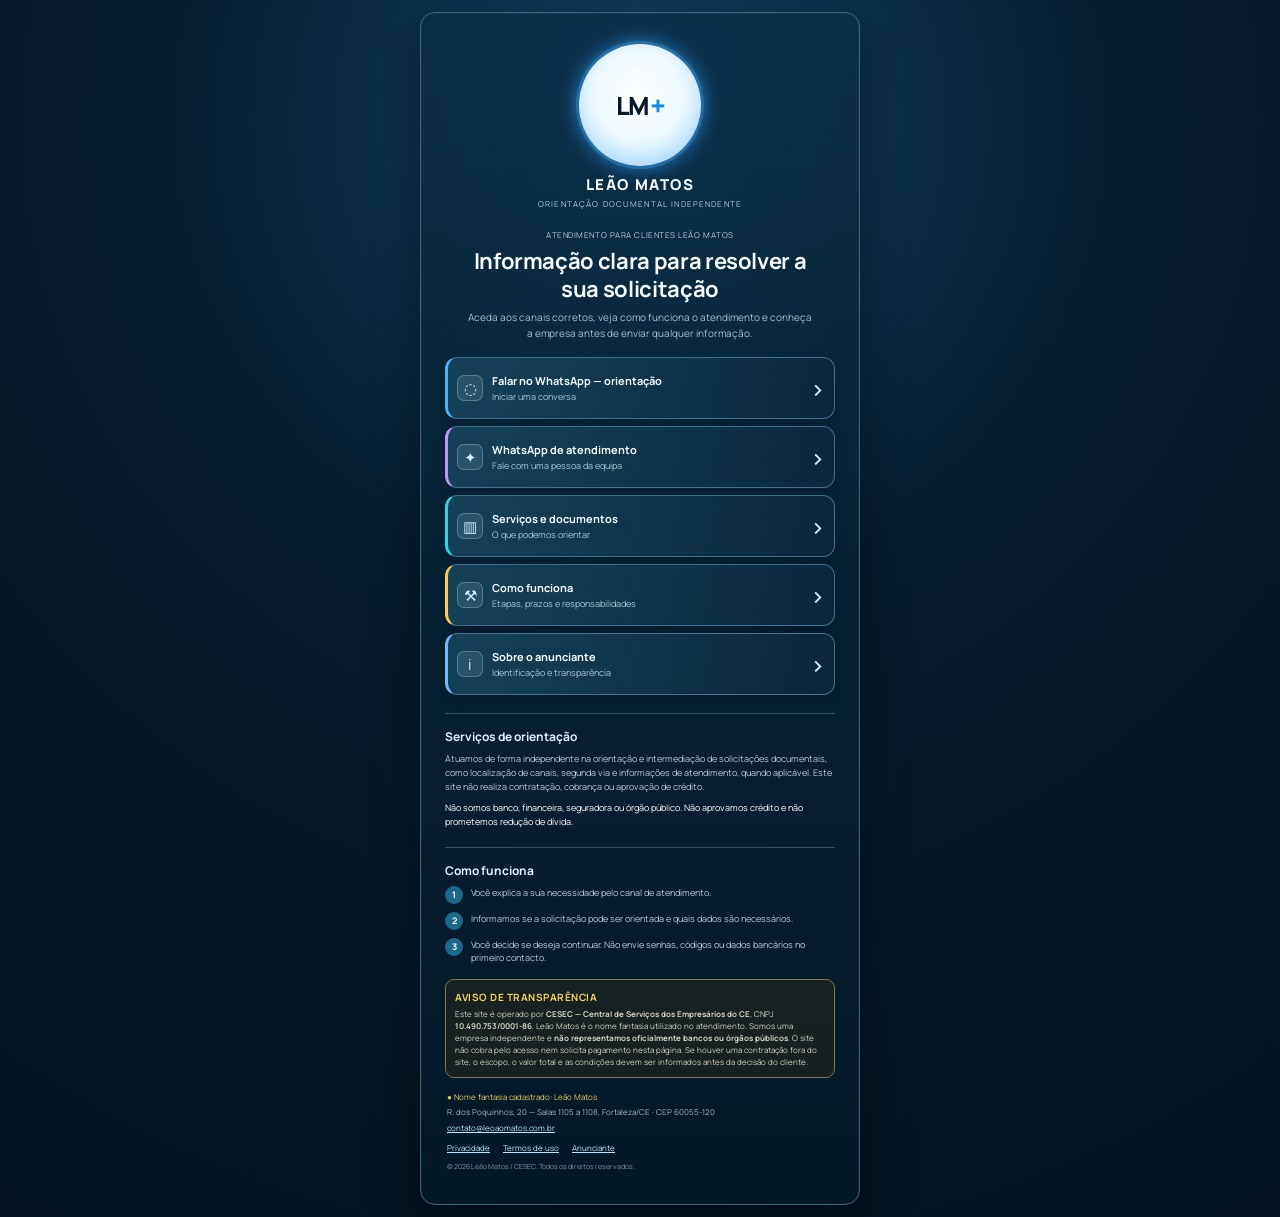
<file: index.html>
<!doctype html>
<html lang="pt-BR">
<head>
  <meta charset="utf-8">
  <meta name="viewport" content="width=device-width, initial-scale=1, viewport-fit=cover">
  <title>Leão Matos | Atendimento e orientação documental</title>
  <meta name="description" content="Orientação independente para clientes que precisam localizar documentos, boletos e informações de atendimento. Conheça o anunciante antes de falar conosco.">
  <meta name="robots" content="index,follow">
  <link rel="canonical" href="https://leaomantos.onrender.com/">
  <meta name="theme-color" content="#061a2c">
  <meta property="og:title" content="Leão Matos | Atendimento e orientação documental">
  <meta property="og:description" content="Orientação independente, informações claras e atendimento humano.">
  <meta property="og:type" content="website">
  <meta property="og:locale" content="pt_BR">
  <meta property="og:url" content="https://leaomantos.onrender.com/">
  <link rel="icon" href="data:image/svg+xml,%3Csvg xmlns='http://www.w3.org/2000/svg' viewBox='0 0 100 100'%3E%3Ccircle cx='50' cy='50' r='46' fill='%23f7fbff'/%3E%3Ctext x='50' y='57' text-anchor='middle' font-family='Arial' font-size='28' font-weight='800' fill='%2307182d'%3ELM%3C/text%3E%3C/svg%3E">
  <link rel="stylesheet" href="styles.css">
  <script type="application/ld+json">
  {
    "@context":"https://schema.org",
    "@type":"ProfessionalService",
    "name":"Leão Matos / CESEC",
    "legalName":"CESEC - Central de Serviços dos Empresários do CE",
    "identifier":"10.490.753/0001-86",
    "url":"https://leaomantos.onrender.com/",
    "email":"contato@leoaomatos.com.br",
    "address":{"@type":"PostalAddress","streetAddress":"R. dos Poquinhos, 20 - Salas 1105 a 1108","addressLocality":"Fortaleza","addressRegion":"CE","postalCode":"60055-120","addressCountry":"BR"},
    "areaServed":"BR",
    "description":"Orientação e intermediação documental independente, sem vínculo societário com bancos."
  }
  </script>

  <!-- Google tag (gtag.js) -->
  <script async src="https://www.googletagmanager.com/gtag/js?id=G-2F3N7WDVNZ"></script>
  <script>
    window.dataLayer = window.dataLayer || [];
    function gtag(){dataLayer.push(arguments);}
    gtag('js', new Date());
    gtag('config', 'G-2F3N7WDVNZ');
  </script>
  <!-- Google Tag Manager -->
  <script>(function(w,d,s,l,i){w[l]=w[l]||[];w[l].push({'gtm.start':
  new Date().getTime(),event:'gtm.js'});var f=d.getElementsByTagName(s)[0],
  j=d.createElement(s),dl=l!='dataLayer'?'&l='+l:'';j.async=true;j.src=
  'https://www.googletagmanager.com/gtm.js?id='+i+dl;f.parentNode.insertBefore(j,f);
  })(window,document,'script','dataLayer','GTM-M54FVN9T');</script>
  <!-- End Google Tag Manager -->
  <!-- Event snippet for Contato conversion -->
  <script>
    function gtag_report_conversion(url) {
      var callback = function () {
        if (typeof(url) != 'undefined') {
          window.location = url;
        }
      };
      if (typeof window.gtag === 'function') {
        window.gtag('event', 'conversion', {
          'send_to': 'AW-18499128051/6b9ACOH5uZQdEPOVifVE',
          'value': 1.0,
          'currency': 'BRL',
          'event_callback': callback
        });
        return false;
      }
      if (typeof(url) != 'undefined') window.location = url;
      return false;
    }
  </script>
</head>
<body>
  <!-- Google Tag Manager (noscript) -->
  <noscript><iframe src="https://www.googletagmanager.com/ns.html?id=GTM-M54FVN9T" height="0" width="0" style="display:none;visibility:hidden"></iframe></noscript>
  <!-- End Google Tag Manager (noscript) -->

  <main class="page-shell">
    <section class="card" aria-labelledby="page-title">
      <header class="brand-block whatsapp-cta" data-whatsapp="true" data-conversion="whatsapp_click" data-whatsapp-message="Olá, Gostaria de solicitar atendimento Leão Matos" role="link" tabindex="0" aria-label="Falar com Leão Matos pelo WhatsApp">
        <div class="brand-mark" aria-label="Logótipo Leão Matos">LM<span>+</span></div>
        <div class="brand-name">LEÃO MATOS</div>
        <div class="brand-subtitle">ORIENTAÇÃO DOCUMENTAL INDEPENDENTE</div>
      </header>

      <p class="eyebrow">ATENDIMENTO PARA CLIENTES LEÃO MATOS</p>
      <h1 id="page-title">Informação clara para resolver a sua solicitação</h1>
      <p class="intro">Aceda aos canais corretos, veja como funciona o atendimento e conheça a empresa antes de enviar qualquer informação.</p>

      <nav class="action-list" aria-label="Canais e informações">
        <a class="action action-blue whatsapp-cta" data-conversion="whatsapp_click" data-whatsapp="true" href="https://wa.me/551167147042?text=Ol%C3%A1%2C%20Gostaria%20de%20solicitar%20atendimento%20Le%C3%A3o%20Matos" target="_blank" rel="noopener noreferrer">
          <span class="action-icon">◌</span><span class="action-copy"><strong>Falar no WhatsApp — orientação</strong><small>Iniciar uma conversa</small></span><span class="chevron">›</span>
        </a>
        <a class="action action-violet whatsapp-cta" data-conversion="whatsapp_click" data-whatsapp="true" href="https://wa.me/551167147042?text=Ol%C3%A1%2C%20Gostaria%20de%20solicitar%20atendimento%20Le%C3%A3o%20Matos" target="_blank" rel="noopener noreferrer">
          <span class="action-icon">✦</span><span class="action-copy"><strong>WhatsApp de atendimento</strong><small>Fale com uma pessoa da equipa</small></span><span class="chevron">›</span>
        </a>
        <a class="action action-cyan whatsapp-cta" data-whatsapp="true" data-conversion="whatsapp_click" href="https://wa.me/551167147042?text=Ol%C3%A1%2C%20Gostaria%20de%20solicitar%20atendimento%20Le%C3%A3o%20Matos" target="_blank" rel="noopener noreferrer">
          <span class="action-icon">▥</span><span class="action-copy"><strong>Serviços e documentos</strong><small>O que podemos orientar</small></span><span class="chevron">›</span>
        </a>
        <a class="action action-amber whatsapp-cta" data-whatsapp="true" data-conversion="whatsapp_click" href="https://wa.me/551167147042?text=Ol%C3%A1%2C%20Gostaria%20de%20solicitar%20atendimento%20Le%C3%A3o%20Matos" target="_blank" rel="noopener noreferrer">
          <span class="action-icon">⚒</span><span class="action-copy"><strong>Como funciona</strong><small>Etapas, prazos e responsabilidades</small></span><span class="chevron">›</span>
        </a>
        <a class="action action-sky" href="anunciante.html">
          <span class="action-icon">i</span><span class="action-copy"><strong>Sobre o anunciante</strong><small>Identificação e transparência</small></span><span class="chevron">›</span>
        </a>
      </nav>

      <section id="servicos" class="info-panel">
        <h2>Serviços de orientação</h2>
        <p>Atuamos de forma independente na orientação e intermediação de solicitações documentais, como localização de canais, segunda via e informações de atendimento, quando aplicável. Este site não realiza contratação, cobrança ou aprovação de crédito.</p>
        <p class="strong-note">Não somos banco, financeira, seguradora ou órgão público. Não aprovamos crédito e não prometemos redução de dívida.</p>
      </section>

      <section id="como-funciona" class="steps-panel">
        <h2>Como funciona</h2>
        <ol>
          <li><b>1</b><span>Você explica a sua necessidade pelo canal de atendimento.</span></li>
          <li><b>2</b><span>Informamos se a solicitação pode ser orientada e quais dados são necessários.</span></li>
          <li><b>3</b><span>Você decide se deseja continuar. Não envie senhas, códigos ou dados bancários no primeiro contacto.</span></li>
        </ol>
      </section>

      <section class="transparency" aria-labelledby="transparency-title">
        <h2 id="transparency-title">AVISO DE TRANSPARÊNCIA</h2>
        <p>Este site é operado por <strong>CESEC — Central de Serviços dos Empresários do CE</strong>, CNPJ <strong>10.490.753/0001-86</strong>. Leão Matos é o nome fantasia utilizado no atendimento. Somos uma empresa independente e <strong>não representamos oficialmente bancos ou órgãos públicos</strong>. O site não cobra pelo acesso nem solicita pagamento nesta página. Se houver uma contratação fora do site, o escopo, o valor total e as condições devem ser informados antes da decisão do cliente.</p>
      </section>

      <footer class="footer">
        <p class="legal-name">● Nome fantasia cadastrado: Leão Matos</p>
        <p>R. dos Poquinhos, 20 — Salas 1105 a 1108, Fortaleza/CE · CEP 60055-120</p>
        <p><a href="mailto:contato@leoaomatos.com.br">contato@leoaomatos.com.br</a></p>
        <div class="footer-links">
          <a href="privacidade.html">Privacidade</a><a href="termos.html">Termos de uso</a><a href="anunciante.html">Anunciante</a>
        </div>
        <p class="copyright">© 2026 Leão Matos / CESEC. Todos os direitos reservados.</p>
      </footer>
    </section>
  </main>
  <script src="script.js" defer></script>
</body>
</html>
</file>
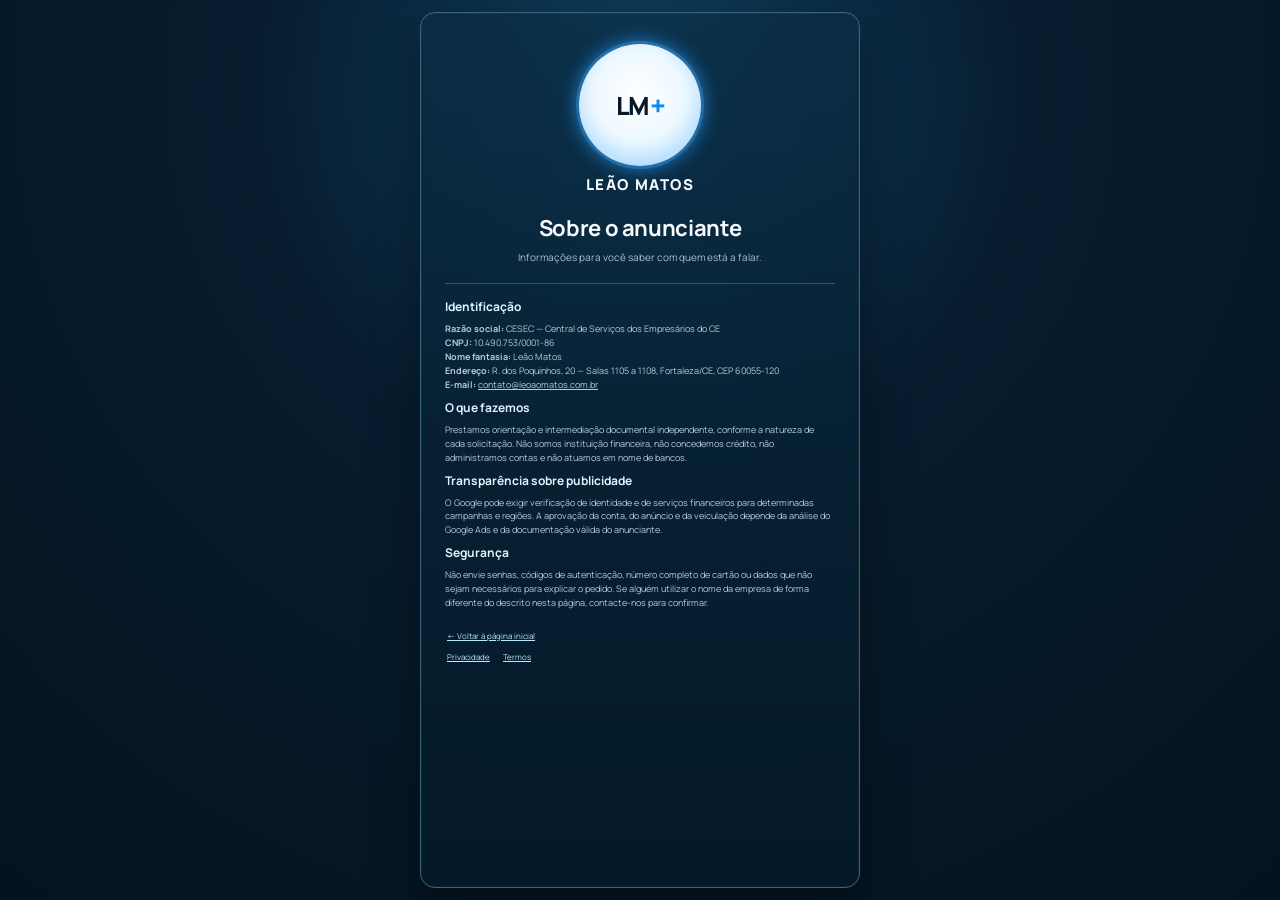
<file: anunciante.html>
<!doctype html><html lang="pt-BR"><head><meta charset="utf-8"><meta name="viewport" content="width=device-width,initial-scale=1"><title>Sobre o anunciante | Leão Matos</title><meta name="description" content="Identificação do anunciante, dados comerciais e transparência da Leão Matos / CESEC."><link rel="stylesheet" href="styles.css">
  <!-- Google tag (gtag.js) -->
  <script async src="https://www.googletagmanager.com/gtag/js?id=G-2F3N7WDVNZ"></script>
  <script>
    window.dataLayer = window.dataLayer || [];
    function gtag(){dataLayer.push(arguments);}
    gtag('js', new Date());
    gtag('config', 'G-2F3N7WDVNZ');
  </script>
  <!-- Google Tag Manager -->
  <script>(function(w,d,s,l,i){w[l]=w[l]||[];w[l].push({'gtm.start':
  new Date().getTime(),event:'gtm.js'});var f=d.getElementsByTagName(s)[0],
  j=d.createElement(s),dl=l!='dataLayer'?'&l='+l:'';j.async=true;j.src=
  'https://www.googletagmanager.com/gtm.js?id='+i+dl;f.parentNode.insertBefore(j,f);
  })(window,document,'script','dataLayer','GTM-M54FVN9T');</script>
  <!-- End Google Tag Manager -->
</head><body>
  <!-- Google Tag Manager (noscript) -->
  <noscript><iframe src="https://www.googletagmanager.com/ns.html?id=GTM-M54FVN9T" height="0" width="0" style="display:none;visibility:hidden"></iframe></noscript>
  <!-- End Google Tag Manager (noscript) -->
<main class="page-shell"><article class="card legal-page"><header class="brand-block"><div class="brand-mark">LM<span>+</span></div><div class="brand-name">LEÃO MATOS</div></header><h1>Sobre o anunciante</h1><p class="intro">Informações para você saber com quem está a falar.</p><section class="info-panel"><h2>Identificação</h2><p><strong>Razão social:</strong> CESEC — Central de Serviços dos Empresários do CE<br><strong>CNPJ:</strong> 10.490.753/0001-86<br><strong>Nome fantasia:</strong> Leão Matos<br><strong>Endereço:</strong> R. dos Poquinhos, 20 — Salas 1105 a 1108, Fortaleza/CE, CEP 60055-120<br><strong>E-mail:</strong> <a href="mailto:contato@leoaomatos.com.br">contato@leoaomatos.com.br</a></p><h2>O que fazemos</h2><p>Prestamos orientação e intermediação documental independente, conforme a natureza de cada solicitação. Não somos instituição financeira, não concedemos crédito, não administramos contas e não atuamos em nome de bancos.</p><h2>Transparência sobre publicidade</h2><p>O Google pode exigir verificação de identidade e de serviços financeiros para determinadas campanhas e regiões. A aprovação da conta, do anúncio e da veiculação depende da análise do Google Ads e da documentação válida do anunciante.</p><h2>Segurança</h2><p>Não envie senhas, códigos de autenticação, número completo de cartão ou dados que não sejam necessários para explicar o pedido. Se alguém utilizar o nome da empresa de forma diferente do descrito nesta página, contacte-nos para confirmar.</p></section><footer class="footer"><p><a href="index.html">← Voltar à página inicial</a></p><div class="footer-links"><a href="privacidade.html">Privacidade</a><a href="termos.html">Termos</a></div></footer></article></main></body></html>
</file>
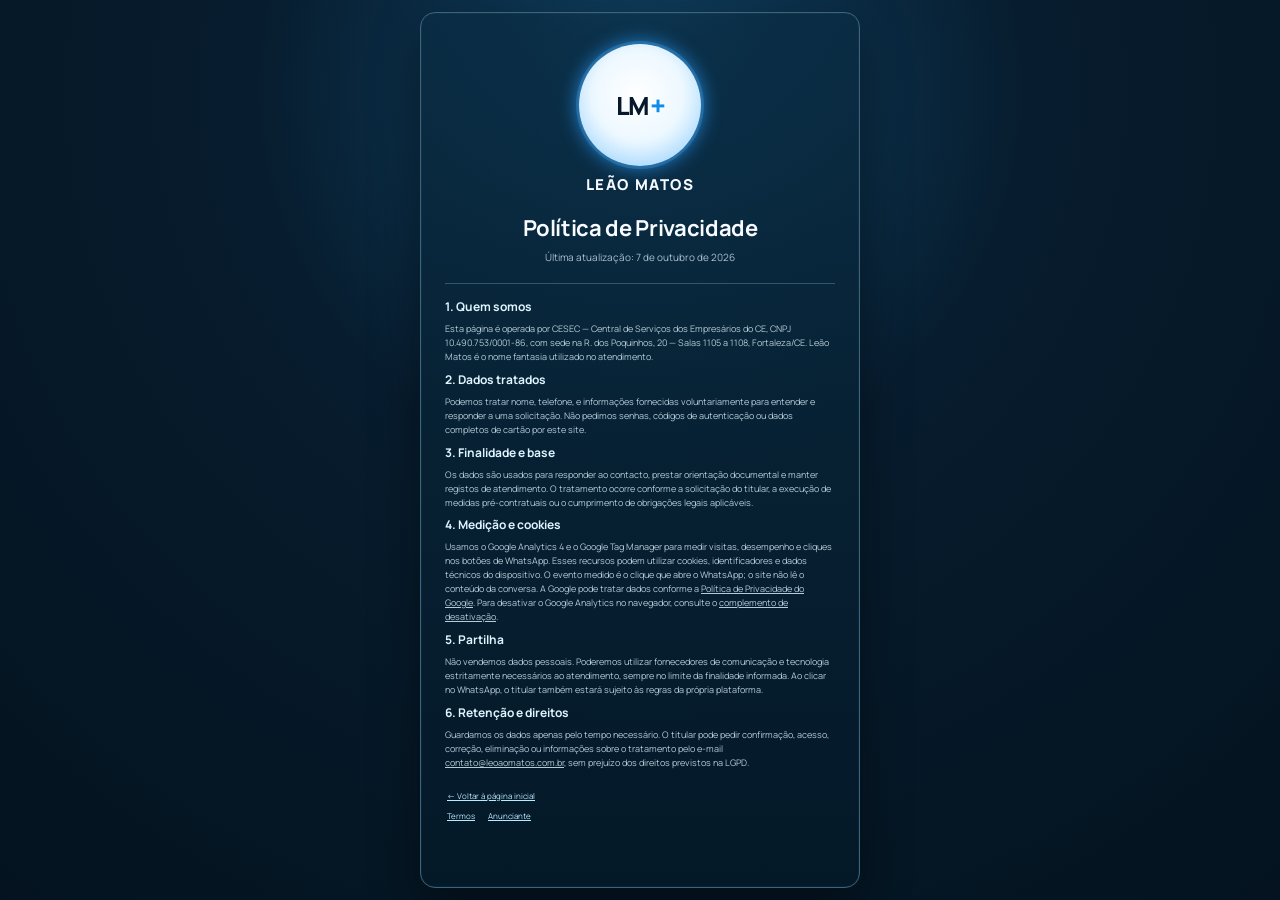
<file: privacidade.html>
<!doctype html><html lang="pt-BR"><head><meta charset="utf-8"><meta name="viewport" content="width=device-width,initial-scale=1"><title>Política de Privacidade | Leão Matos</title><meta name="description" content="Política de privacidade e tratamento de dados da Leão Matos / CESEC."><link rel="stylesheet" href="styles.css">
  <!-- Google tag (gtag.js) -->
  <script async src="https://www.googletagmanager.com/gtag/js?id=G-2F3N7WDVNZ"></script>
  <script>
    window.dataLayer = window.dataLayer || [];
    function gtag(){dataLayer.push(arguments);}
    gtag('js', new Date());
    gtag('config', 'G-2F3N7WDVNZ');
  </script>
  <!-- Google Tag Manager -->
  <script>(function(w,d,s,l,i){w[l]=w[l]||[];w[l].push({'gtm.start':
  new Date().getTime(),event:'gtm.js'});var f=d.getElementsByTagName(s)[0],
  j=d.createElement(s),dl=l!='dataLayer'?'&l='+l:'';j.async=true;j.src=
  'https://www.googletagmanager.com/gtm.js?id='+i+dl;f.parentNode.insertBefore(j,f);
  })(window,document,'script','dataLayer','GTM-M54FVN9T');</script>
  <!-- End Google Tag Manager -->
</head><body>
  <!-- Google Tag Manager (noscript) -->
  <noscript><iframe src="https://www.googletagmanager.com/ns.html?id=GTM-M54FVN9T" height="0" width="0" style="display:none;visibility:hidden"></iframe></noscript>
  <!-- End Google Tag Manager (noscript) -->
<main class="page-shell"><article class="card legal-page"><header class="brand-block"><div class="brand-mark">LM<span>+</span></div><div class="brand-name">LEÃO MATOS</div></header><h1>Política de Privacidade</h1><p class="intro">Última atualização: 7 de outubro de 2026</p><section class="info-panel"><h2>1. Quem somos</h2><p>Esta página é operada por CESEC — Central de Serviços dos Empresários do CE, CNPJ 10.490.753/0001-86, com sede na R. dos Poquinhos, 20 — Salas 1105 a 1108, Fortaleza/CE. Leão Matos é o nome fantasia utilizado no atendimento.</p><h2>2. Dados tratados</h2><p>Podemos tratar nome, telefone, e informações fornecidas voluntariamente para entender e responder a uma solicitação. Não pedimos senhas, códigos de autenticação ou dados completos de cartão por este site.</p><h2>3. Finalidade e base</h2><p>Os dados são usados para responder ao contacto, prestar orientação documental e manter registos de atendimento. O tratamento ocorre conforme a solicitação do titular, a execução de medidas pré-contratuais ou o cumprimento de obrigações legais aplicáveis.</p><h2>4. Medição e cookies</h2><p>Usamos o Google Analytics 4 e o Google Tag Manager para medir visitas, desempenho e cliques nos botões de WhatsApp. Esses recursos podem utilizar cookies, identificadores e dados técnicos do dispositivo. O evento medido é o clique que abre o WhatsApp; o site não lê o conteúdo da conversa. A Google pode tratar dados conforme a <a href="https://policies.google.com/privacy?hl=pt-BR" target="_blank" rel="noopener noreferrer">Política de Privacidade do Google</a>. Para desativar o Google Analytics no navegador, consulte o <a href="https://tools.google.com/dlpage/gaoptout?hl=pt-BR" target="_blank" rel="noopener noreferrer">complemento de desativação</a>.</p><h2>5. Partilha</h2><p>Não vendemos dados pessoais. Poderemos utilizar fornecedores de comunicação e tecnologia estritamente necessários ao atendimento, sempre no limite da finalidade informada. Ao clicar no WhatsApp, o titular também estará sujeito às regras da própria plataforma.</p><h2>6. Retenção e direitos</h2><p>Guardamos os dados apenas pelo tempo necessário. O titular pode pedir confirmação, acesso, correção, eliminação ou informações sobre o tratamento pelo e-mail <a href="mailto:contato@leoaomatos.com.br">contato@leoaomatos.com.br</a>, sem prejuízo dos direitos previstos na LGPD.</p></section><footer class="footer"><p><a href="index.html">← Voltar à página inicial</a></p><div class="footer-links"><a href="termos.html">Termos</a><a href="anunciante.html">Anunciante</a></div></footer></article></main></body></html>
</file>
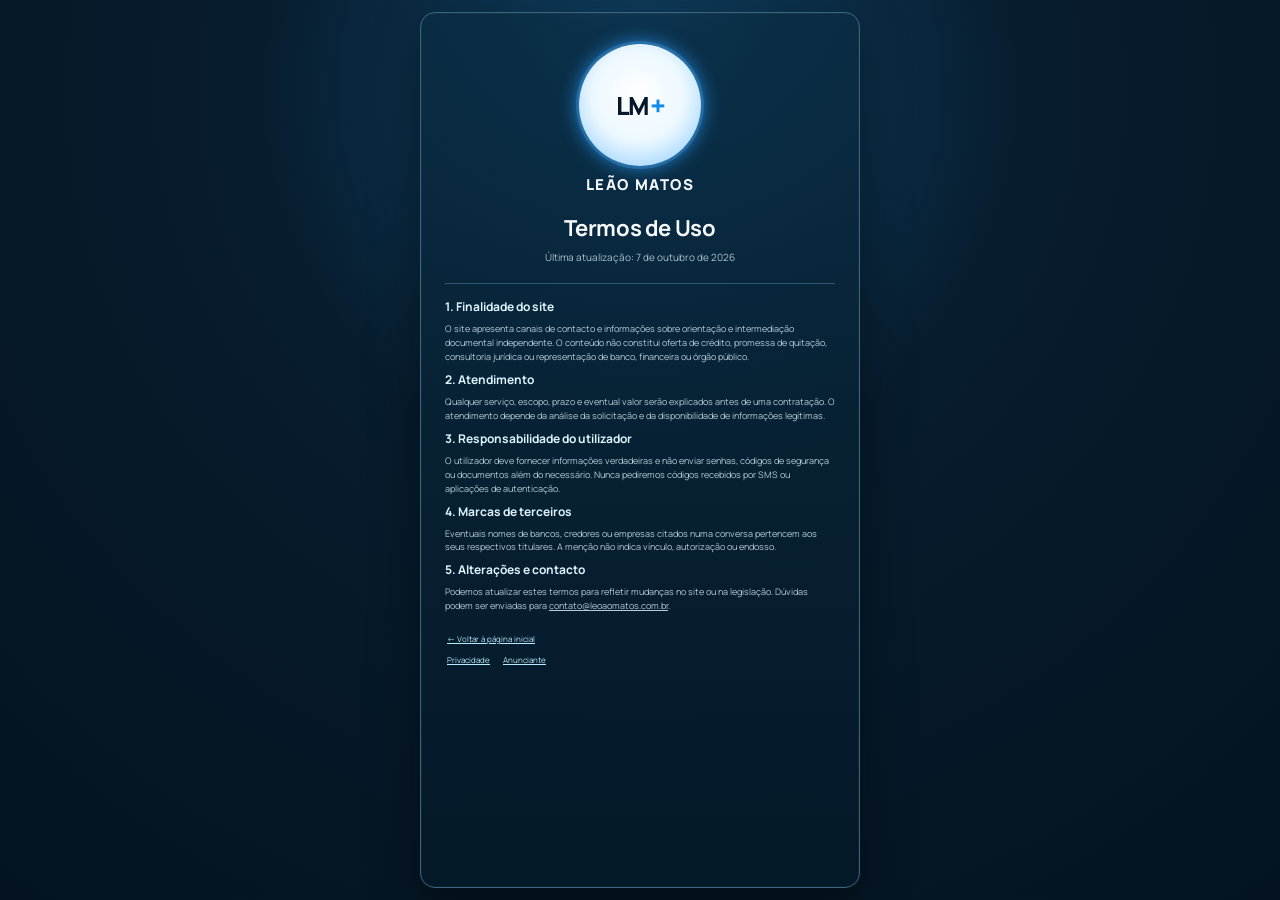
<file: termos.html>
<!doctype html><html lang="pt-BR"><head><meta charset="utf-8"><meta name="viewport" content="width=device-width,initial-scale=1"><title>Termos de Uso | Leão Matos</title><meta name="description" content="Termos de uso do site Leão Matos / CESEC."><link rel="stylesheet" href="styles.css">
  <!-- Google tag (gtag.js) -->
  <script async src="https://www.googletagmanager.com/gtag/js?id=G-2F3N7WDVNZ"></script>
  <script>
    window.dataLayer = window.dataLayer || [];
    function gtag(){dataLayer.push(arguments);}
    gtag('js', new Date());
    gtag('config', 'G-2F3N7WDVNZ');
  </script>
  <!-- Google Tag Manager -->
  <script>(function(w,d,s,l,i){w[l]=w[l]||[];w[l].push({'gtm.start':
  new Date().getTime(),event:'gtm.js'});var f=d.getElementsByTagName(s)[0],
  j=d.createElement(s),dl=l!='dataLayer'?'&l='+l:'';j.async=true;j.src=
  'https://www.googletagmanager.com/gtm.js?id='+i+dl;f.parentNode.insertBefore(j,f);
  })(window,document,'script','dataLayer','GTM-M54FVN9T');</script>
  <!-- End Google Tag Manager -->
</head><body>
  <!-- Google Tag Manager (noscript) -->
  <noscript><iframe src="https://www.googletagmanager.com/ns.html?id=GTM-M54FVN9T" height="0" width="0" style="display:none;visibility:hidden"></iframe></noscript>
  <!-- End Google Tag Manager (noscript) -->
<main class="page-shell"><article class="card legal-page"><header class="brand-block"><div class="brand-mark">LM<span>+</span></div><div class="brand-name">LEÃO MATOS</div></header><h1>Termos de Uso</h1><p class="intro">Última atualização: 7 de outubro de 2026</p><section class="info-panel"><h2>1. Finalidade do site</h2><p>O site apresenta canais de contacto e informações sobre orientação e intermediação documental independente. O conteúdo não constitui oferta de crédito, promessa de quitação, consultoria jurídica ou representação de banco, financeira ou órgão público.</p><h2>2. Atendimento</h2><p>Qualquer serviço, escopo, prazo e eventual valor serão explicados antes de uma contratação. O atendimento depende da análise da solicitação e da disponibilidade de informações legítimas.</p><h2>3. Responsabilidade do utilizador</h2><p>O utilizador deve fornecer informações verdadeiras e não enviar senhas, códigos de segurança ou documentos além do necessário. Nunca pediremos códigos recebidos por SMS ou aplicações de autenticação.</p><h2>4. Marcas de terceiros</h2><p>Eventuais nomes de bancos, credores ou empresas citados numa conversa pertencem aos seus respectivos titulares. A menção não indica vínculo, autorização ou endosso.</p><h2>5. Alterações e contacto</h2><p>Podemos atualizar estes termos para refletir mudanças no site ou na legislação. Dúvidas podem ser enviadas para <a href="mailto:contato@leoaomatos.com.br">contato@leoaomatos.com.br</a>.</p></section><footer class="footer"><p><a href="index.html">← Voltar à página inicial</a></p><div class="footer-links"><a href="privacidade.html">Privacidade</a><a href="anunciante.html">Anunciante</a></div></footer></article></main></body></html>
</file>
<file: styles.css>
@import url('https://fonts.googleapis.com/css2?family=Manrope:wght@500;600;700;800&display=swap');
:root{--bg:#061a2c;--bg2:#0a2b43;--line:#336078;--text:#f7fbff;--muted:#a8c0d1;--cyan:#25d9e9;--blue:#53a9ff;--violet:#c49bff;--amber:#f8ca5d;--card:rgba(12,48,70,.78)}
*{box-sizing:border-box}html{scroll-behavior:smooth}body{margin:0;background:#061421;color:var(--text);font-family:Manrope,Arial,sans-serif;font-size:12px}a{color:inherit}.page-shell{min-height:100vh;padding:12px;display:flex;justify-content:center;background:radial-gradient(circle at 50% 10%,#0f4162 0,#071c2e 38%,#04131f 100%)}.card{width:min(100%,440px);min-height:calc(100vh - 24px);padding:18px 13px 15px;border:1px solid #3b657c;border-radius:15px;background:linear-gradient(180deg,rgba(10,44,67,.73),rgba(4,25,40,.92));box-shadow:0 0 0 1px rgba(255,255,255,.03) inset,0 20px 50px rgba(0,0,0,.38);position:relative;overflow:hidden}.card:before{content:"";position:absolute;inset:-30% -10% auto;height:360px;background:radial-gradient(circle at 50% 25%,rgba(52,151,234,.22),transparent 55%);pointer-events:none}.brand-block,.eyebrow,.card>h1,.intro,.action-list,.info-panel,.steps-panel,.transparency,.footer{position:relative;z-index:1}.brand-block{text-align:center;padding:3px 0 20px}.brand-mark{margin:auto;width:108px;height:108px;border-radius:50%;display:flex;align-items:center;justify-content:center;color:#07182a;background:radial-gradient(circle at 48% 42%,#fff 0,#edf8ff 48%,#a6ddff 100%);box-shadow:0 0 0 3px rgba(80,184,255,.24),0 0 20px rgba(43,157,255,.9),inset 0 -9px 18px rgba(83,169,255,.18);font-size:25px;font-weight:800;letter-spacing:-2px}.brand-mark span{color:#0f8bea;margin-left:2px;font-size:28px}.brand-name{font-size:15px;font-weight:800;letter-spacing:1.6px;margin-top:8px}.brand-subtitle{font-size:8px;letter-spacing:1.15px;color:#a9cee2;margin-top:3px}.eyebrow{text-align:center;color:#b5cddd;font-size:8px;letter-spacing:.55px;margin:0 0 8px}.card h1{text-align:center;font-size:19px;line-height:1.25;margin:0 auto 7px;max-width:340px;letter-spacing:-.35px}.intro{text-align:center;color:#aac0cf;font-size:10px;line-height:1.55;margin:0 auto 16px;max-width:350px}.action-list{display:grid;gap:7px}.action{min-height:57px;border:1px solid #3e718b;border-left:3px solid var(--accent);border-radius:12px;background:linear-gradient(100deg,rgba(22,68,91,.92),rgba(10,39,60,.88));display:flex;align-items:center;padding:7px 9px;text-decoration:none;box-shadow:0 5px 12px rgba(0,0,0,.16);transition:transform .18s ease,border-color .18s ease,background .18s ease}.action:hover,.action:focus-visible{transform:translateY(-2px);border-color:var(--accent);background:linear-gradient(100deg,rgba(28,82,108,.98),rgba(12,48,72,.94));outline:none}.action-blue{--accent:#4ab1ff}.action-violet{--accent:#bd96f8}.action-cyan{--accent:#28d9e5}.action-amber{--accent:#f6ca5c}.action-sky{--accent:#72b9ff}.action-icon{width:26px;height:26px;border:1px solid rgba(255,255,255,.24);border-radius:7px;display:grid;place-items:center;background:rgba(180,220,240,.12);color:#d5efff;font-size:15px;flex:0 0 auto}.action-copy{display:flex;flex-direction:column;gap:2px;margin-left:9px;min-width:0}.action-copy strong{font-size:10px;white-space:nowrap;overflow:hidden;text-overflow:ellipsis}.action-copy small{font-size:8px;color:#a9c7d8}.chevron{margin-left:auto;font-size:24px;font-weight:500;color:#d8ecf7;padding-left:7px}.info-panel,.steps-panel{margin-top:18px;border-top:1px solid rgba(117,179,209,.35);padding-top:14px}.info-panel h2,.steps-panel h2{font-size:12px;margin:0 0 7px;color:#dff4ff}.info-panel p{color:#b5cbd8;line-height:1.55;margin:0 0 7px;font-size:9px}.strong-note{color:#fff!important}.steps-panel ol{margin:0;padding:0;list-style:none;display:grid;gap:8px}.steps-panel li{display:flex;align-items:flex-start;gap:8px;color:#b5cbd8;line-height:1.45;font-size:9px}.steps-panel b{display:grid;place-items:center;width:18px;height:18px;border-radius:50%;background:#1d688d;color:#fff;font-size:9px;flex:0 0 auto}.transparency{margin-top:15px;border:1px solid #81784c;border-radius:9px;background:rgba(32,36,29,.68);padding:10px 9px 9px}.transparency h2{color:#f3d360;font-size:10px;margin:0 0 4px;letter-spacing:.5px}.transparency p{margin:0;color:#d4d2c2;font-size:8px;line-height:1.5}.footer{color:#a2bac8;text-align:left;padding:10px 2px 0;font-size:8px;line-height:1.55}.footer p{margin:3px 0}.footer a{color:#b9e9ff}.legal-name{color:#e3c95e}.footer-links{display:flex;gap:13px;flex-wrap:wrap;margin:8px 0}.footer-links a{text-decoration:underline}.copyright{color:#7894a5;font-size:7px}.brand-block.whatsapp-cta{cursor:pointer;border-radius:16px;transition:filter .18s ease,transform .18s ease}.brand-block.whatsapp-cta:hover,.brand-block.whatsapp-cta:focus-visible{filter:brightness(1.1);transform:translateY(-1px);outline:2px solid rgba(114,185,255,.65);outline-offset:4px}@media (min-width:600px){.card{padding:28px 24px}.brand-mark{width:122px;height:122px}.card h1{font-size:22px}.action{min-height:62px}.action-copy strong{font-size:11px}.action-copy small{font-size:9px}}
</file>
